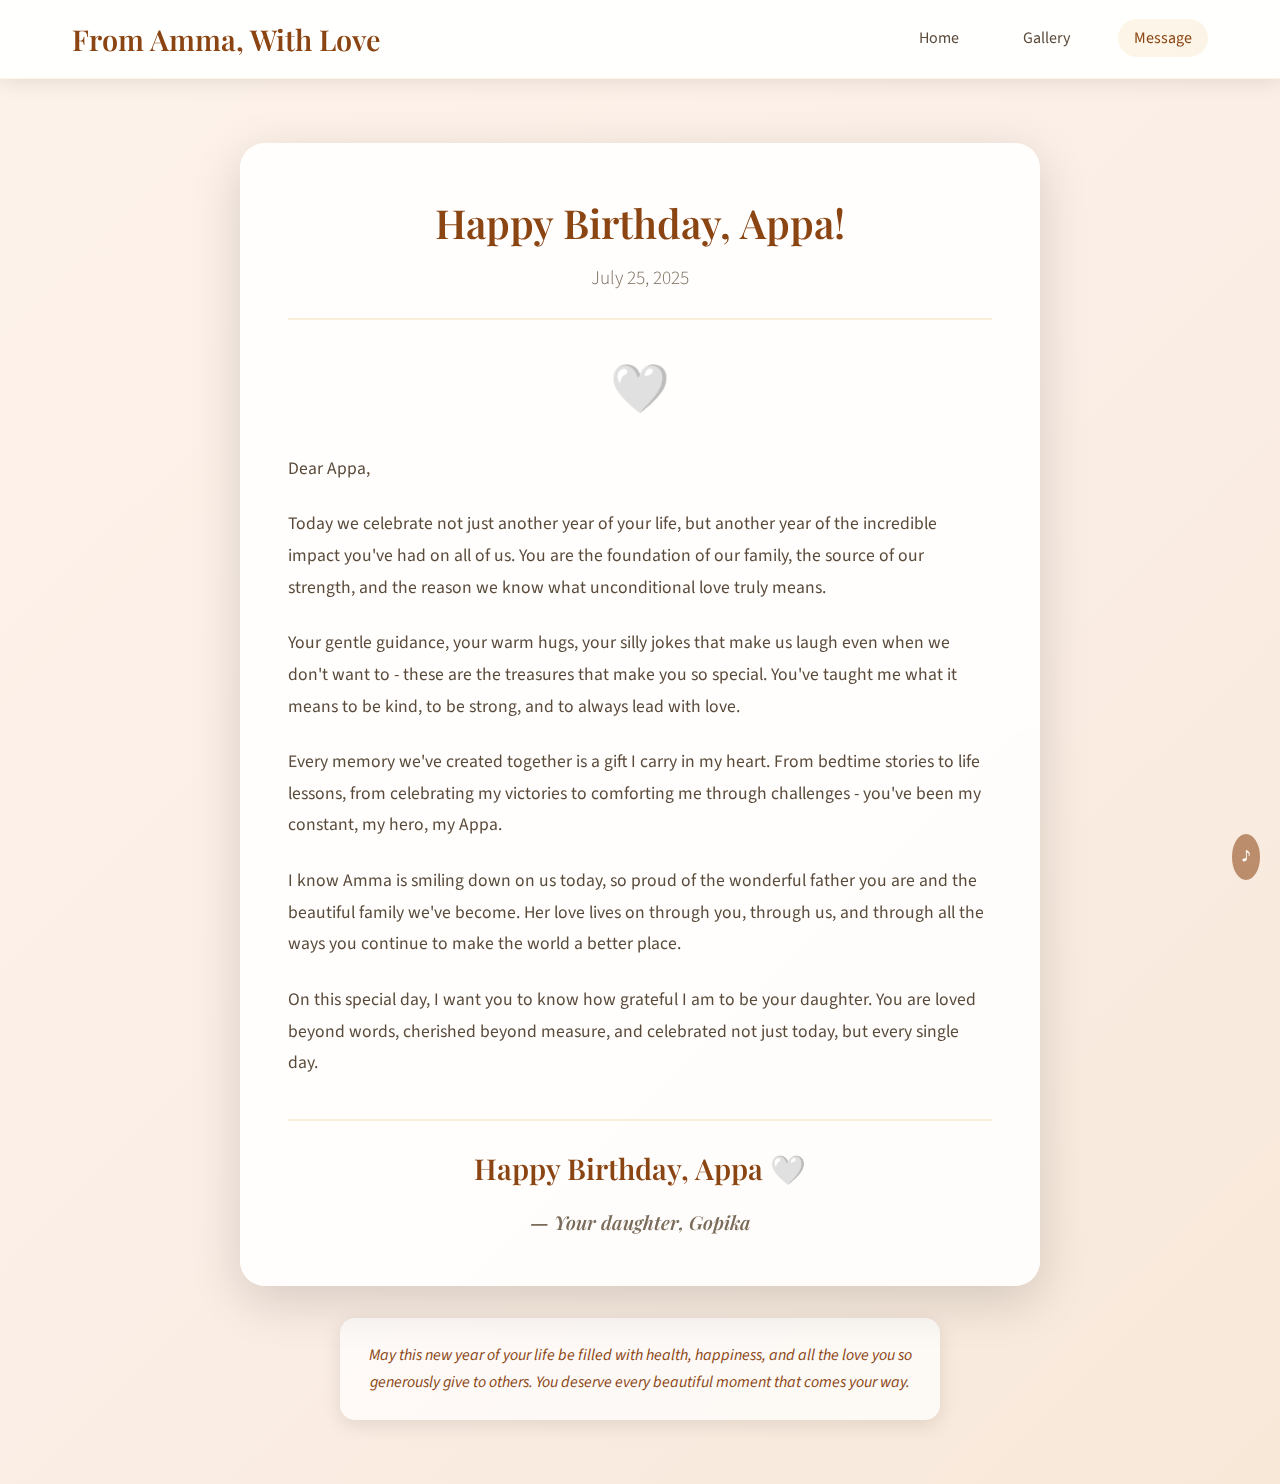
<file: message.html>
<!DOCTYPE html>
<html lang="en">
<head>
    <meta charset="UTF-8">
    <meta name="viewport" content="width=device-width, initial-scale=1.0">
    <title>From Amma, With Love - Message</title>
    <link rel="stylesheet" href="style.css">
    <link href="https://fonts.googleapis.com/css2?family=Playfair+Display:wght@400;600&family=Source+Sans+Pro:wght@300;400;600&display=swap" rel="stylesheet">
</head>
<body>
    <!-- Navigation Bar -->
    <nav class="navbar">
        <div class="nav-container">
            <h1 class="nav-title">From Amma, With Love</h1>
            <ul class="nav-menu">
                <li><a href="index.html" class="nav-link">Home</a></li>
                <li><a href="gallery.html" class="nav-link">Gallery</a></li>
                <!-- <li><a href="videos.html" class="nav-link">Videos</a></li> -->
                <li><a href="message.html" class="nav-link active">Message</a></li>
            </ul>
        </div>
    </nav>

    <!-- Main Content -->
    <main class="main-content">
        <div class="container">
            <div class="message-content">
                <div class="birthday-card">
                    <div class="card-header">
                        <h1 class="birthday-title">Happy Birthday, Appa!</h1>
                        <div class="birthday-date">July 25, 2025</div>
                    </div>

                    <div class="card-body">
                        <div class="heart-icon">🤍</div>
                        
                        <div class="personal-message">
                            <p class="message-text">
                                Dear Appa,
                            </p>
                            
                            <p class="message-text">
                                Today we celebrate not just another year of your life, but another year of the incredible impact you've had on all of us. You are the foundation of our family, the source of our strength, and the reason we know what unconditional love truly means.
                            </p>
                            
                            <p class="message-text">
                                Your gentle guidance, your warm hugs, your silly jokes that make us laugh even when we don't want to - these are the treasures that make you so special. You've taught me what it means to be kind, to be strong, and to always lead with love.
                            </p>
                            
                            <p class="message-text">
                                Every memory we've created together is a gift I carry in my heart. From bedtime stories to life lessons, from celebrating my victories to comforting me through challenges - you've been my constant, my hero, my Appa.
                            </p>
                            
                            <p class="message-text">
                                I know Amma is smiling down on us today, so proud of the wonderful father you are and the beautiful family we've become. Her love lives on through you, through us, and through all the ways you continue to make the world a better place.
                            </p>
                            
                            <p class="message-text">
                                On this special day, I want you to know how grateful I am to be your daughter. You are loved beyond words, cherished beyond measure, and celebrated not just today, but every single day.
                            </p>
                            
                            <div class="birthday-wish">
                                <p class="main-wish">Happy Birthday, Appa 🤍</p>
                                <p class="signature">— Your daughter, Gopika</p>
                            </div>
                        </div>
                    </div>
                </div>

                <div class="additional-wishes">
                    <p class="blessing">May this new year of your life be filled with health, happiness, and all the love you so generously give to others. You deserve every beautiful moment that comes your way.</p>
                </div>
            </div>
        </div>
    </main>

    <!-- Audio element for background music -->
    <audio id="backgroundMusic" loop>
        <source src="Daughter's-Love-MassTamilan.io.mp3" type="audio/mpeg">
    </audio>

    <script src="script.js"></script>
</body>
</html>
</file>
<file: style.css>
/* Reset and Base Styles */
* {
    margin: 0;
    padding: 0;
    box-sizing: border-box;
}

body {
    font-family: 'Source Sans Pro', sans-serif;
    background: linear-gradient(135deg, #fdf2e9 0%, #fbeee6 50%, #f7e8d8 100%);
    color: #5a4a3a;
    line-height: 1.6;
    min-height: 100vh;
}

/* Navigation Styles */
.navbar {
    background: rgba(255, 255, 255, 0.95);
    backdrop-filter: blur(10px);
    border-bottom: 1px solid rgba(245, 222, 179, 0.3);
    position: sticky;
    top: 0;
    z-index: 1000;
    box-shadow: 0 2px 20px rgba(0, 0, 0, 0.1);
}

.nav-container {
    max-width: 1200px;
    margin: 0 auto;
    padding: 1rem 2rem;
    display: flex;
    justify-content: space-between;
    align-items: center;
    flex-wrap: wrap;
}

.nav-title {
    font-family: 'Playfair Display', serif;
    font-size: 1.8rem;
    color: #8b4513;
    font-weight: 600;
    margin: 0;
}

.nav-menu {
    display: flex;
    list-style: none;
    gap: 2rem;
    margin: 0;
    padding: 0;
}

.nav-link {
    text-decoration: none;
    color: #5a4a3a;
    font-weight: 400;
    padding: 0.5rem 1rem;
    border-radius: 25px;
    transition: all 0.3s ease;
    position: relative;
}

.nav-link:hover,
.nav-link.active {
    color: #8b4513;
    background: rgba(245, 222, 179, 0.3);
    transform: translateY(-2px);
}

/* Main Content Styles */
.main-content {
    padding: 2rem 0;
    min-height: calc(100vh - 80px);
}

.container {
    max-width: 1200px;
    margin: 0 auto;
    padding: 0 2rem;
}

.page-header {
    text-align: center;
    margin-bottom: 3rem;
    padding: 2rem 0;
}

.page-title {
    font-family: 'Playfair Display', serif;
    font-size: 2.8rem;
    color: #8b4513;
    margin-bottom: 1rem;
    font-weight: 600;
}

.quote {
    font-size: 1.2rem;
    color: #7a6b5a;
    font-style: italic;
    max-width: 600px;
    margin: 0 auto;
    padding: 0 1rem;
}

/* Home Page Styles */
.content-section {
    display: grid;
    grid-template-columns: 1fr 2fr;
    gap: 3rem;
    align-items: start;
    margin-top: 2rem;
}

.photo-container {
    text-align: center;
}

.featured-photo {
    width: 100%;
    max-width: 400px;
    height: auto;
    border-radius: 15px;
    box-shadow: 0 8px 30px rgba(0, 0, 0, 0.15);
    transition: transform 0.3s ease;
}

.featured-photo:hover {
    transform: scale(1.02);
}

.photo-caption {
    margin-top: 1rem;
    font-style: italic;
    color: #7a6b5a;
    font-size: 0.9rem;
}

.letter-content {
    background: rgba(255, 255, 255, 0.7);
    padding: 2.5rem;
    border-radius: 20px;
    box-shadow: 0 8px 30px rgba(0, 0, 0, 0.1);
    backdrop-filter: blur(10px);
}

.letter-greeting {
    font-family: 'Playfair Display', serif;
    font-size: 1.3rem;
    color: #8b4513;
    margin-bottom: 1.5rem;
    font-weight: 600;
}

.letter-content p {
    margin-bottom: 1.5rem;
    font-size: 1.1rem;
    line-height: 1.8;
}

.letter-closing {
    margin-top: 2rem;
    font-style: italic;
    color: #7a6b5a;
}

.signature {
    font-family: 'Playfair Display', serif;
    font-size: 1.2rem;
    font-weight: 600;
    color: #8b4513;
}

/* Gallery Styles */
.gallery-grid {
    display: grid;
    grid-template-columns: repeat(auto-fit, minmax(300px, 1fr));
    gap: 2rem;
    margin-top: 2rem;
}

.gallery-item {
    position: relative;
    overflow: hidden;
    border-radius: 15px;
    box-shadow: 0 8px 25px rgba(0, 0, 0, 0.15);
    transition: transform 0.3s ease, box-shadow 0.3s ease;
    background: white;
}

.gallery-item:hover {
    transform: translateY(-5px) scale(1.02);
    box-shadow: 0 15px 40px rgba(0, 0, 0, 0.2);
}

.gallery-photo {
    width: 100%;
    height: 250px;
    object-fit: cover;
    transition: transform 0.3s ease;
}

.gallery-item:hover .gallery-photo {
    transform: scale(1.1);
}

.photo-overlay {
    position: absolute;
    bottom: 0;
    left: 0;
    right: 0;
    background: linear-gradient(transparent, rgba(0, 0, 0, 0.7));
    color: white;
    padding: 1.5rem 1rem 1rem;
    transform: translateY(100%);
    transition: transform 0.3s ease;
}

.gallery-item:hover .photo-overlay {
    transform: translateY(0);
}

.photo-title {
    font-family: 'Playfair Display', serif;
    font-size: 1.1rem;
    margin: 0;
    font-weight: 600;
}

/* Video Styles */
.videos-section {
    margin-top: 2rem;
}

.video-container {
    background: rgba(255, 255, 255, 0.7);
    padding: 2rem;
    border-radius: 20px;
    margin-bottom: 2.5rem;
    box-shadow: 0 8px 30px rgba(0, 0, 0, 0.1);
    backdrop-filter: blur(10px);
}

.video-title {
    font-family: 'Playfair Display', serif;
    font-size: 1.5rem;
    color: #8b4513;
    margin-bottom: 1rem;
    text-align: center;
}

.video-wrapper {
    text-align: center;
    margin-bottom: 1rem;
}

.family-video {
    width: 100%;
    max-width: 600px;
    height: auto;
    border-radius: 10px;
    box-shadow: 0 5px 20px rgba(0, 0, 0, 0.15);
}

.video-description {
    text-align: center;
    color: #7a6b5a;
    font-style: italic;
    margin-top: 1rem;
    line-height: 1.6;
}

.video-message {
    background: rgba(255, 255, 255, 0.8);
    padding: 2rem;
    border-radius: 15px;
    text-align: center;
    box-shadow: 0 5px 20px rgba(0, 0, 0, 0.1);
}

.video-note {
    font-size: 1.1rem;
    color: #8b4513;
    font-style: italic;
    line-height: 1.7;
}

/* Message Page Styles */
.message-content {
    display: flex;
    flex-direction: column;
    align-items: center;
    padding: 2rem 0;
}

.birthday-card {
    background: rgba(255, 255, 255, 0.9);
    border-radius: 25px;
    padding: 3rem;
    max-width: 800px;
    width: 100%;
    box-shadow: 0 15px 50px rgba(0, 0, 0, 0.15);
    backdrop-filter: blur(10px);
    margin-bottom: 2rem;
}

.card-header {
    text-align: center;
    margin-bottom: 2rem;
    padding-bottom: 1.5rem;
    border-bottom: 2px solid rgba(245, 222, 179, 0.5);
}

.birthday-title {
    font-family: 'Playfair Display', serif;
    font-size: 2.5rem;
    color: #8b4513;
    margin-bottom: 0.5rem;
    font-weight: 600;
}

.birthday-date {
    font-size: 1.2rem;
    color: #7a6b5a;
    font-weight: 300;
}

.heart-icon {
    text-align: center;
    font-size: 3rem;
    margin-bottom: 1.5rem;
}

.personal-message {
    text-align: left;
}

.message-text {
    margin-bottom: 1.5rem;
    font-size: 1.1rem;
    line-height: 1.8;
    color: #5a4a3a;
}

.birthday-wish {
    text-align: center;
    margin-top: 2.5rem;
    padding-top: 1.5rem;
    border-top: 2px solid rgba(245, 222, 179, 0.5);
}

.main-wish {
    font-family: 'Playfair Display', serif;
    font-size: 1.8rem;
    color: #8b4513;
    margin-bottom: 1rem;
    font-weight: 600;
}

.signature {
    font-size: 1.2rem;
    color: #7a6b5a;
    font-style: italic;
}

.additional-wishes {
    background: rgba(255, 255, 255, 0.7);
    padding: 1.5rem;
    border-radius: 15px;
    max-width: 600px;
    text-align: center;
    box-shadow: 0 5px 20px rgba(0, 0, 0, 0.1);
}

.blessing {
    font-style: italic;
    color: #8b4513;
    line-height: 1.7;
}

/* Responsive Design */
@media (max-width: 768px) {
    .nav-container {
        flex-direction: column;
        gap: 1rem;
        padding: 1rem;
    }

    .nav-title {
        font-size: 1.5rem;
    }

    .nav-menu {
        gap: 1rem;
        flex-wrap: wrap;
        justify-content: center;
    }

    .page-title {
        font-size: 2.2rem;
    }

    .content-section {
        grid-template-columns: 1fr;
        gap: 2rem;
    }

    .letter-content {
        padding: 1.5rem;
    }

    .gallery-grid {
        grid-template-columns: repeat(auto-fit, minmax(250px, 1fr));
        gap: 1.5rem;
    }

    .birthday-card {
        padding: 2rem;
        margin: 0 1rem;
    }

    .birthday-title {
        font-size: 2rem;
    }

    .container {
        padding: 0 1rem;
    }
}

@media (max-width: 480px) {
    .nav-menu {
        gap: 0.5rem;
    }

    .nav-link {
        padding: 0.4rem 0.8rem;
        font-size: 0.9rem;
    }

    .page-title {
        font-size: 1.8rem;
    }

    .quote {
        font-size: 1rem;
    }

    .gallery-grid {
        grid-template-columns: 1fr;
    }

    .birthday-card {
        padding: 1.5rem;
    }

    .birthday-title {
        font-size: 1.7rem;
    }
}

/* Smooth Animations */
* {
    transition: all 0.3s ease;
}

/* Focus States for Accessibility */
.nav-link:focus,
.family-video:focus {
    outline: 2px solid #8b4513;
    outline-offset: 2px;
}

/* Print Styles */
@media print {
    .navbar {
        display: none;
    }
    
    body {
        background: white;
        color: black;
    }
    
    .main-content {
        padding: 0;
    }
}
</file>
